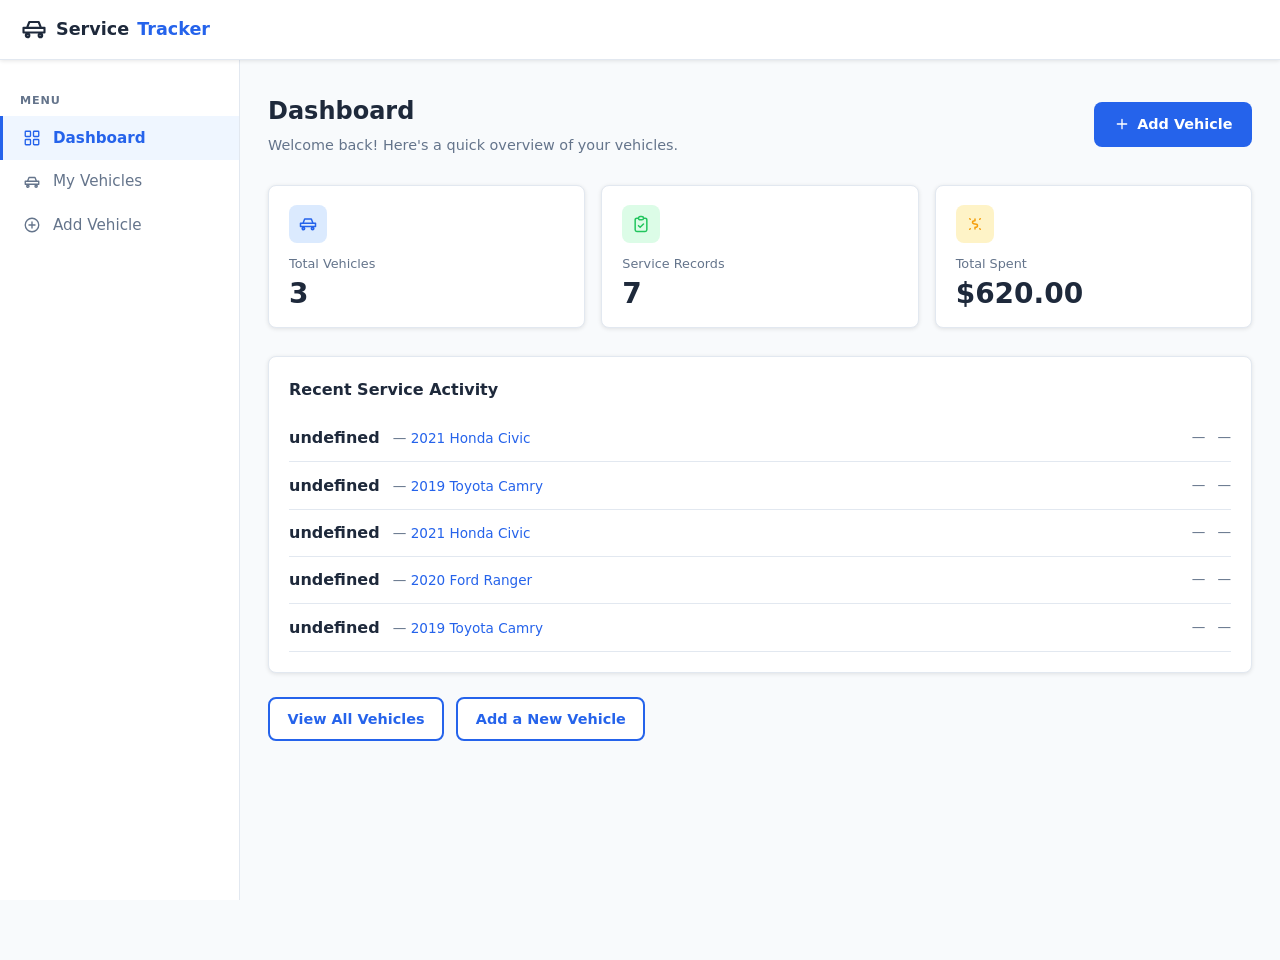
<file: index.html>
<!DOCTYPE html>
<html lang="en">
<head>
  <meta charset="UTF-8" />
  <meta name="viewport" content="width=device-width, initial-scale=1.0" />
  <title>Dashboard — Vehicle Service Tracker</title>
  <link rel="stylesheet" href="css/style.css" />
</head>
<body>

  <!-- ── Mobile overlay (closes sidebar when tapped) ── -->
  <div class="overlay" id="overlay"></div>

  <!-- ══════════════════════════════════════════════════
       HEADER
  ══════════════════════════════════════════════════ -->
  <header class="header">
    <a class="header__logo" href="index.html">
      <!-- Car icon -->
      <svg xmlns="http://www.w3.org/2000/svg" fill="none" viewBox="0 0 24 24"
           stroke="currentColor" stroke-width="1.8">
        <path stroke-linecap="round" stroke-linejoin="round"
          d="M8 6h8l2 5H6L8 6zM3 11h18v4H3v-4zm3 4v2m12-2v2"/>
        <circle cx="6.5" cy="17.5" r="1.5"/>
        <circle cx="17.5" cy="17.5" r="1.5"/>
      </svg>
      Service<span>Tracker</span>
    </a>

    <!-- Hamburger (mobile only) -->
    <button class="menu-toggle" id="menuToggle" aria-label="Toggle navigation">
      <svg xmlns="http://www.w3.org/2000/svg" fill="none" viewBox="0 0 24 24"
           stroke="currentColor" stroke-width="2">
        <path stroke-linecap="round" stroke-linejoin="round" d="M4 6h16M4 12h16M4 18h16"/>
      </svg>
    </button>
  </header>

  <!-- ══════════════════════════════════════════════════
       SIDEBAR
  ══════════════════════════════════════════════════ -->
  <nav class="sidebar" id="sidebar" aria-label="Main navigation">
    <p class="nav__label">Menu</p>

    <a class="nav__link" href="index.html">
      <!-- Dashboard icon -->
      <svg xmlns="http://www.w3.org/2000/svg" fill="none" viewBox="0 0 24 24"
           stroke="currentColor" stroke-width="1.8">
        <rect x="3" y="3" width="7" height="7" rx="1"/>
        <rect x="14" y="3" width="7" height="7" rx="1"/>
        <rect x="3" y="14" width="7" height="7" rx="1"/>
        <rect x="14" y="14" width="7" height="7" rx="1"/>
      </svg>
      Dashboard
    </a>

    <a class="nav__link" href="vehicles.html">
      <!-- Car icon -->
      <svg xmlns="http://www.w3.org/2000/svg" fill="none" viewBox="0 0 24 24"
           stroke="currentColor" stroke-width="1.8">
        <path stroke-linecap="round" stroke-linejoin="round"
          d="M8 6h8l2 5H6L8 6zM3 11h18v4H3v-4zm3 4v2m12-2v2"/>
        <circle cx="6.5" cy="17.5" r="1.5"/>
        <circle cx="17.5" cy="17.5" r="1.5"/>
      </svg>
      My Vehicles
    </a>

    <a class="nav__link" href="add-vehicle.html">
      <!-- Plus-circle icon -->
      <svg xmlns="http://www.w3.org/2000/svg" fill="none" viewBox="0 0 24 24"
           stroke="currentColor" stroke-width="1.8">
        <circle cx="12" cy="12" r="9"/>
        <path stroke-linecap="round" d="M12 8v8M8 12h8"/>
      </svg>
      Add Vehicle
    </a>
  </nav>

  <!-- ══════════════════════════════════════════════════
       MAIN CONTENT
  ══════════════════════════════════════════════════ -->
  <main class="main">

    <!-- Alert container (for JS-injected messages) -->
    <div id="alertContainer"></div>

    <!-- Page header -->
    <div class="page-header">
      <div>
        <h1>Dashboard</h1>
        <p>Welcome back! Here's a quick overview of your vehicles.</p>
      </div>
      <a href="add-vehicle.html" class="btn btn-primary">
        <!-- Plus icon -->
        <svg xmlns="http://www.w3.org/2000/svg" fill="none" viewBox="0 0 24 24"
             stroke="currentColor" stroke-width="2">
          <path stroke-linecap="round" d="M12 5v14M5 12h14"/>
        </svg>
        Add Vehicle
      </a>
    </div>

    <!-- ── Stats row ── -->
    <div class="stats-grid">

      <div class="stat-card">
        <div class="stat-card__icon icon-blue">
          <svg xmlns="http://www.w3.org/2000/svg" fill="none" viewBox="0 0 24 24"
               stroke="currentColor" stroke-width="1.8">
            <path stroke-linecap="round" stroke-linejoin="round"
              d="M8 6h8l2 5H6L8 6zM3 11h18v4H3v-4zm3 4v2m12-2v2"/>
            <circle cx="6.5" cy="17.5" r="1.5"/>
            <circle cx="17.5" cy="17.5" r="1.5"/>
          </svg>
        </div>
        <div class="stat-card__label">Total Vehicles</div>
        <div class="stat-card__value" id="statVehicles">—</div>
      </div>

      <div class="stat-card">
        <div class="stat-card__icon icon-green">
          <svg xmlns="http://www.w3.org/2000/svg" fill="none" viewBox="0 0 24 24"
               stroke="currentColor" stroke-width="1.8">
            <path stroke-linecap="round" stroke-linejoin="round"
              d="M9 5H7a2 2 0 00-2 2v12a2 2 0 002 2h10a2 2 0 002-2V7a2 2 0 00-2-2h-2
                 M9 5a2 2 0 002 2h2a2 2 0 002-2M9 5a2 2 0 012-2h2a2 2 0 012 2
                 m-6 9l2 2 4-4"/>
          </svg>
        </div>
        <div class="stat-card__label">Service Records</div>
        <div class="stat-card__value" id="statServices">—</div>
      </div>

      <div class="stat-card">
        <div class="stat-card__icon icon-amber">
          <svg xmlns="http://www.w3.org/2000/svg" fill="none" viewBox="0 0 24 24"
               stroke="currentColor" stroke-width="1.8">
            <path stroke-linecap="round" stroke-linejoin="round"
              d="M12 8c-1.657 0-3 .895-3 2s1.343 2 3 2
                 3 .895 3 2-1.343 2-3 2m0-8V6m0 12v-2
                 M6.343 6.343L5.636 5.636m12.728 12.728-.707-.707
                 M6.343 17.657l-.707.707M18.364 5.636l-.707.707"/>
          </svg>
        </div>
        <div class="stat-card__label">Total Spent</div>
        <div class="stat-card__value" id="statSpent">—</div>
      </div>

    </div>

    <!-- ── Recent service activity ── -->
    <div class="card">
      <div class="card__title">Recent Service Activity</div>
      <div id="recentServicesList">
        <!-- Populated by dashboard.js inline script below -->
      </div>
    </div>

    <!-- ── Quick links ── -->
    <div style="margin-top:1.5rem; display:flex; gap:.75rem; flex-wrap:wrap;">
      <a href="vehicles.html" class="btn btn-outline">View All Vehicles</a>
      <a href="add-vehicle.html" class="btn btn-outline">Add a New Vehicle</a>
    </div>

  </main>

  <!-- ══════════════════════════════════════════════════
       SCRIPTS
       Order matters: storage → app → page logic
  ══════════════════════════════════════════════════ -->
  <script src="js/storage.js"></script>
  <script src="js/app.js"></script>

  <!-- Inline dashboard logic (small enough to keep here) -->
  <script>
    document.addEventListener('DOMContentLoaded', () => {
      const summary = getSummary();

      // Fill stat cards
      document.getElementById('statVehicles').textContent = summary.totalVehicles;
      document.getElementById('statServices').textContent = summary.totalServices;
      document.getElementById('statSpent').textContent    = formatCurrency(summary.totalSpent);

      // Build recent activity list
      const listEl = document.getElementById('recentServicesList');

      if (summary.recentServices.length === 0) {
        listEl.innerHTML = `
          <div class="empty-state">
            <svg xmlns="http://www.w3.org/2000/svg" fill="none" viewBox="0 0 24 24" stroke="currentColor">
              <path stroke-linecap="round" stroke-linejoin="round" stroke-width="1.5"
                d="M9 5H7a2 2 0 00-2 2v12a2 2 0 002 2h10a2 2 0 002-2V7a2 2 0 00-2-2h-2
                   M9 5a2 2 0 002 2h2a2 2 0 002-2M9 5a2 2 0 012-2h2a2 2 0 012 2"/>
            </svg>
            <h3>No service records yet</h3>
            <p>Add a vehicle and log its first service to see activity here.</p>
          </div>`;
        return;
      }

      const rows = summary.recentServices.map(s => {
        const vehicle = getVehicleById(s.vehicleId);
        const vehicleName = vehicle
          ? vehicle.year + ' ' + vehicle.make + ' ' + vehicle.model
          : 'Unknown Vehicle';
        return `
          <div style="display:flex;align-items:center;justify-content:space-between;
                      padding:.65rem 0;border-bottom:1px solid var(--border);flex-wrap:wrap;gap:.5rem;">
            <div>
              <strong>${s.type}</strong>
              <span style="color:var(--text-muted);font-size:.85rem;margin-left:.5rem;">
                — <a href="vehicle-details.html?id=${s.vehicleId}">${vehicleName}</a>
              </span>
            </div>
            <div style="display:flex;gap:.75rem;align-items:center;font-size:.85rem;color:var(--text-muted);">
              <span>${formatDate(s.date)}</span>
              ${s.cost !== null ? `<span>${formatCurrency(s.cost)}</span>` : ''}
            </div>
          </div>`;
      }).join('');

      listEl.innerHTML = rows;
    });
  </script>

</body>
</html>
</file>
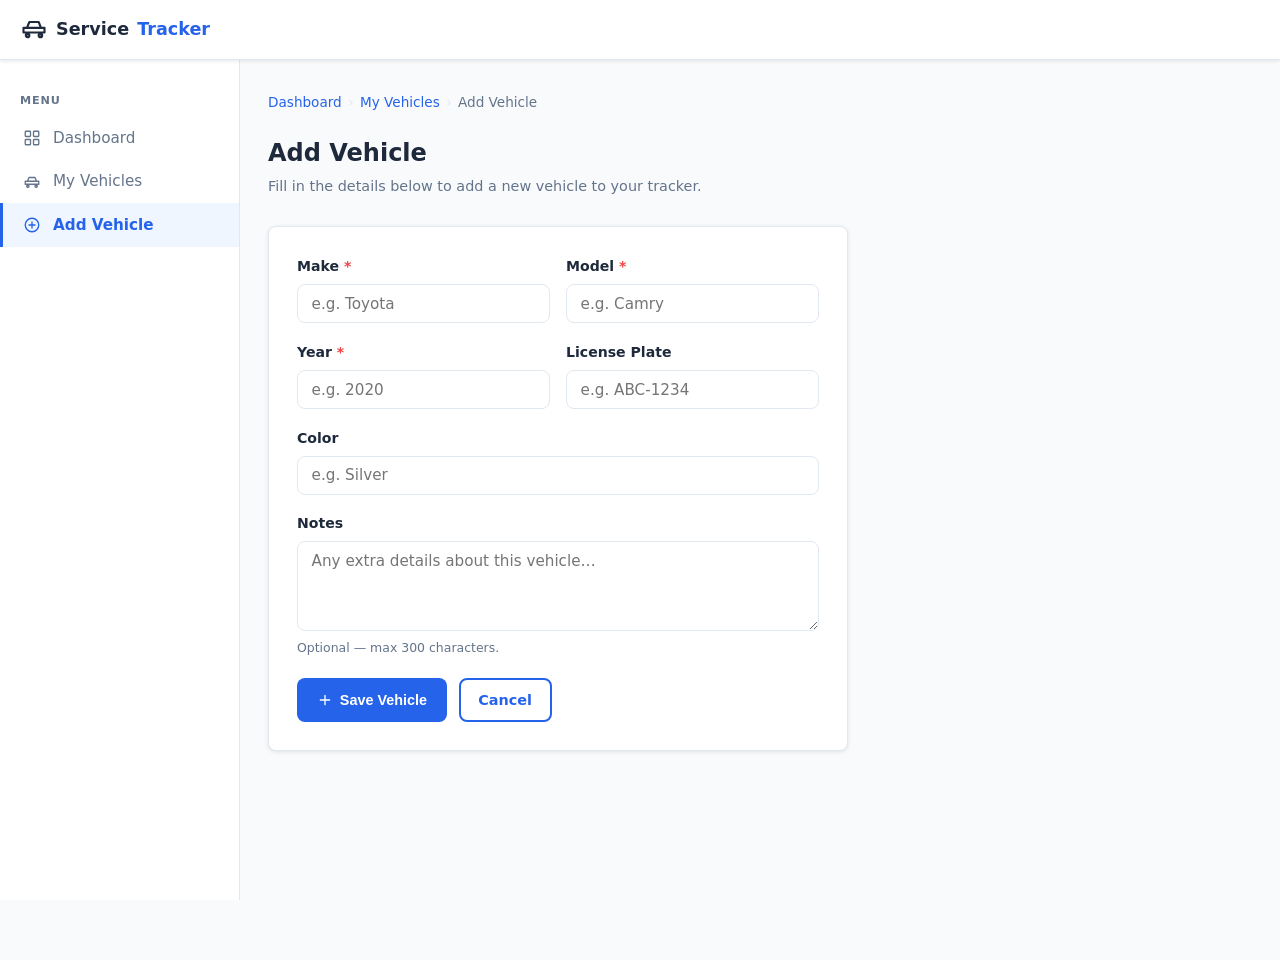
<file: add-vehicle.html>
<!DOCTYPE html>
<html lang="en">
<head>
  <meta charset="UTF-8" />
  <meta name="viewport" content="width=device-width, initial-scale=1.0" />
  <title>Add Vehicle — Vehicle Service Tracker</title>
  <link rel="stylesheet" href="css/style.css" />
</head>
<body>

  <div class="overlay" id="overlay"></div>

  <!-- ══════════════════════════════════════════════════
       HEADER
  ══════════════════════════════════════════════════ -->
  <header class="header">
    <a class="header__logo" href="index.html">
      <svg xmlns="http://www.w3.org/2000/svg" fill="none" viewBox="0 0 24 24"
           stroke="currentColor" stroke-width="1.8">
        <path stroke-linecap="round" stroke-linejoin="round"
          d="M8 6h8l2 5H6L8 6zM3 11h18v4H3v-4zm3 4v2m12-2v2"/>
        <circle cx="6.5" cy="17.5" r="1.5"/>
        <circle cx="17.5" cy="17.5" r="1.5"/>
      </svg>
      Service<span>Tracker</span>
    </a>
    <button class="menu-toggle" id="menuToggle" aria-label="Toggle navigation">
      <svg xmlns="http://www.w3.org/2000/svg" fill="none" viewBox="0 0 24 24"
           stroke="currentColor" stroke-width="2">
        <path stroke-linecap="round" stroke-linejoin="round" d="M4 6h16M4 12h16M4 18h16"/>
      </svg>
    </button>
  </header>

  <!-- ══════════════════════════════════════════════════
       SIDEBAR
  ══════════════════════════════════════════════════ -->
  <nav class="sidebar" id="sidebar" aria-label="Main navigation">
    <p class="nav__label">Menu</p>

    <a class="nav__link" href="index.html">
      <svg xmlns="http://www.w3.org/2000/svg" fill="none" viewBox="0 0 24 24"
           stroke="currentColor" stroke-width="1.8">
        <rect x="3" y="3" width="7" height="7" rx="1"/>
        <rect x="14" y="3" width="7" height="7" rx="1"/>
        <rect x="3" y="14" width="7" height="7" rx="1"/>
        <rect x="14" y="14" width="7" height="7" rx="1"/>
      </svg>
      Dashboard
    </a>

    <a class="nav__link" href="vehicles.html">
      <svg xmlns="http://www.w3.org/2000/svg" fill="none" viewBox="0 0 24 24"
           stroke="currentColor" stroke-width="1.8">
        <path stroke-linecap="round" stroke-linejoin="round"
          d="M8 6h8l2 5H6L8 6zM3 11h18v4H3v-4zm3 4v2m12-2v2"/>
        <circle cx="6.5" cy="17.5" r="1.5"/>
        <circle cx="17.5" cy="17.5" r="1.5"/>
      </svg>
      My Vehicles
    </a>

    <a class="nav__link" href="add-vehicle.html">
      <svg xmlns="http://www.w3.org/2000/svg" fill="none" viewBox="0 0 24 24"
           stroke="currentColor" stroke-width="1.8">
        <circle cx="12" cy="12" r="9"/>
        <path stroke-linecap="round" d="M12 8v8M8 12h8"/>
      </svg>
      Add Vehicle
    </a>
  </nav>

  <!-- ══════════════════════════════════════════════════
       MAIN CONTENT
  ══════════════════════════════════════════════════ -->
  <main class="main">

    <div id="alertContainer"></div>

    <!-- Breadcrumb -->
    <nav class="breadcrumb" aria-label="Breadcrumb">
      <a href="index.html">Dashboard</a>
      <span class="sep">›</span>
      <a href="vehicles.html">My Vehicles</a>
      <span class="sep">›</span>
      <span>Add Vehicle</span>
    </nav>

    <!-- Page header -->
    <div class="page-header">
      <div>
        <h1>Add Vehicle</h1>
        <p>Fill in the details below to add a new vehicle to your tracker.</p>
      </div>
    </div>

    <!-- ── Form card ── -->
    <div class="form-card">
      <form id="addVehicleForm" novalidate>

        <!-- Make & Model on same row (desktop) -->
        <div style="display:grid;grid-template-columns:1fr 1fr;gap:1rem;">
          <div class="form-group">
            <label for="make">Make <span style="color:var(--danger)">*</span></label>
            <input type="text" id="make" name="make"
                   placeholder="e.g. Toyota"
                   maxlength="50"
                   autocomplete="off"
                   required />
          </div>
          <div class="form-group">
            <label for="model">Model <span style="color:var(--danger)">*</span></label>
            <input type="text" id="model" name="model"
                   placeholder="e.g. Camry"
                   maxlength="50"
                   autocomplete="off"
                   required />
          </div>
        </div>

        <!-- Year & License plate -->
        <div style="display:grid;grid-template-columns:1fr 1fr;gap:1rem;">
          <div class="form-group">
            <label for="year">Year <span style="color:var(--danger)">*</span></label>
            <input type="number" id="year" name="year"
                   placeholder="e.g. 2020"
                   min="1900" max="2100"
                   required />
          </div>
          <div class="form-group">
            <label for="licensePlate">License Plate</label>
            <input type="text" id="licensePlate" name="licensePlate"
                   placeholder="e.g. ABC-1234"
                   maxlength="20"
                   autocomplete="off" />
          </div>
        </div>

        <!-- Color -->
        <div class="form-group">
          <label for="color">Color</label>
          <input type="text" id="color" name="color"
                 placeholder="e.g. Silver"
                 maxlength="30"
                 autocomplete="off" />
        </div>

        <!-- Notes -->
        <div class="form-group">
          <label for="notes">Notes</label>
          <textarea id="notes" name="notes"
                    placeholder="Any extra details about this vehicle…"
                    maxlength="300"></textarea>
          <span class="form-hint">Optional — max 300 characters.</span>
        </div>

        <div class="form-actions">
          <button type="submit" class="btn btn-primary">
            <svg xmlns="http://www.w3.org/2000/svg" fill="none" viewBox="0 0 24 24"
                 stroke="currentColor" stroke-width="2">
              <path stroke-linecap="round" d="M12 5v14M5 12h14"/>
            </svg>
            Save Vehicle
          </button>
          <a href="vehicles.html" class="btn btn-outline">Cancel</a>
        </div>

      </form>
    </div>

  </main>

  <!-- Scripts -->
  <script src="js/storage.js"></script>
  <script src="js/app.js"></script>

  <!-- Inline form handler -->
  <script>
    document.getElementById('addVehicleForm').addEventListener('submit', function (e) {
      e.preventDefault();

      const make  = document.getElementById('make').value.trim();
      const model = document.getElementById('model').value.trim();
      const year  = document.getElementById('year').value.trim();

      // Validation
      if (!make) {
        showAlert('alertContainer', 'Please enter the vehicle make.', 'warning');
        document.getElementById('make').focus();
        return;
      }
      if (!model) {
        showAlert('alertContainer', 'Please enter the vehicle model.', 'warning');
        document.getElementById('model').focus();
        return;
      }
      if (!year || isNaN(year) || year < 1900 || year > 2100) {
        showAlert('alertContainer', 'Please enter a valid year (1900–2100).', 'warning');
        document.getElementById('year').focus();
        return;
      }

      const vehicle = addVehicle({
        make,
        model,
        year,
        licensePlate: document.getElementById('licensePlate').value.trim(),
        color:        document.getElementById('color').value.trim(),
        notes:        document.getElementById('notes').value.trim(),
      });

      // Redirect to the new vehicle's detail page
      window.location.href = 'vehicle-details.html?id=' + vehicle.id;
    });
  </script>

</body>
</html>
</file>
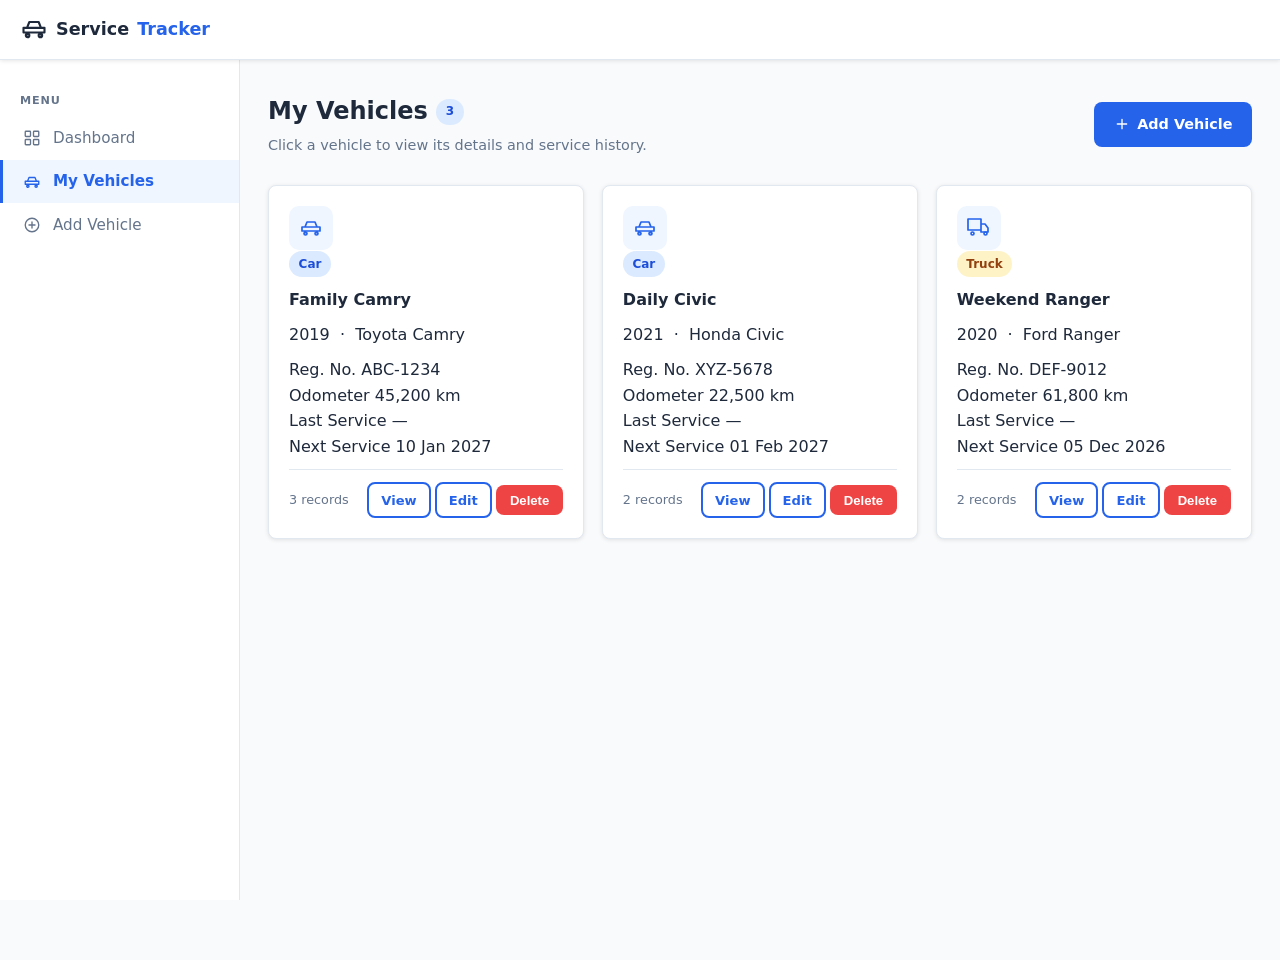
<file: edit-service.html>
<!DOCTYPE html>
<html lang="en">
<head>
  <meta charset="UTF-8" />
  <meta name="viewport" content="width=device-width, initial-scale=1.0" />
  <title>Edit Service Record — Vehicle Service Tracker</title>
  <link rel="stylesheet" href="css/style.css" />
</head>
<body>

  <div class="overlay" id="overlay"></div>

  <!-- ══════════════════════════════════════════════════
       HEADER
  ══════════════════════════════════════════════════ -->
  <header class="header">
    <a class="header__logo" href="index.html">
      <svg xmlns="http://www.w3.org/2000/svg" fill="none" viewBox="0 0 24 24"
           stroke="currentColor" stroke-width="1.8">
        <path stroke-linecap="round" stroke-linejoin="round"
          d="M8 6h8l2 5H6L8 6zM3 11h18v4H3v-4zm3 4v2m12-2v2"/>
        <circle cx="6.5" cy="17.5" r="1.5"/>
        <circle cx="17.5" cy="17.5" r="1.5"/>
      </svg>
      Service<span>Tracker</span>
    </a>
    <button class="menu-toggle" id="menuToggle" aria-label="Toggle navigation">
      <svg xmlns="http://www.w3.org/2000/svg" fill="none" viewBox="0 0 24 24"
           stroke="currentColor" stroke-width="2">
        <path stroke-linecap="round" stroke-linejoin="round" d="M4 6h16M4 12h16M4 18h16"/>
      </svg>
    </button>
  </header>

  <!-- ══════════════════════════════════════════════════
       SIDEBAR
  ══════════════════════════════════════════════════ -->
  <nav class="sidebar" id="sidebar" aria-label="Main navigation">
    <p class="nav__label">Menu</p>

    <a class="nav__link" href="index.html">
      <svg xmlns="http://www.w3.org/2000/svg" fill="none" viewBox="0 0 24 24"
           stroke="currentColor" stroke-width="1.8">
        <rect x="3" y="3" width="7" height="7" rx="1"/>
        <rect x="14" y="3" width="7" height="7" rx="1"/>
        <rect x="3" y="14" width="7" height="7" rx="1"/>
        <rect x="14" y="14" width="7" height="7" rx="1"/>
      </svg>
      Dashboard
    </a>

    <a class="nav__link" href="vehicles.html">
      <svg xmlns="http://www.w3.org/2000/svg" fill="none" viewBox="0 0 24 24"
           stroke="currentColor" stroke-width="1.8">
        <path stroke-linecap="round" stroke-linejoin="round"
          d="M8 6h8l2 5H6L8 6zM3 11h18v4H3v-4zm3 4v2m12-2v2"/>
        <circle cx="6.5" cy="17.5" r="1.5"/>
        <circle cx="17.5" cy="17.5" r="1.5"/>
      </svg>
      My Vehicles
    </a>

    <a class="nav__link" href="add-vehicle.html">
      <svg xmlns="http://www.w3.org/2000/svg" fill="none" viewBox="0 0 24 24"
           stroke="currentColor" stroke-width="1.8">
        <circle cx="12" cy="12" r="9"/>
        <path stroke-linecap="round" d="M12 8v8M8 12h8"/>
      </svg>
      Add Vehicle
    </a>
  </nav>

  <!-- ══════════════════════════════════════════════════
       MAIN CONTENT
  ══════════════════════════════════════════════════ -->
  <main class="main">

    <div id="alertContainer"></div>

    <!-- Breadcrumb -->
    <nav class="breadcrumb" aria-label="Breadcrumb">
      <a href="index.html">Dashboard</a>
      <span class="sep">›</span>
      <a href="vehicles.html">My Vehicles</a>
      <span class="sep">›</span>
      <span id="crumbVehicleName">Vehicle</span>
      <span class="sep">›</span>
      <span>Edit Service Record</span>
    </nav>

    <!-- Page header -->
    <div class="page-header">
      <div>
        <h1>Edit Service Record</h1>
        <p>Update the service record details below.</p>
      </div>
    </div>

    <!-- ── Enhanced form card ── -->
    <div class="form-card service-form">
      <form id="editServiceForm" novalidate>

        <!-- Service Type & Date -->
        <div class="form-row">
          <div class="form-group">
            <label for="serviceType">Service Type <span class="required">*</span></label>
            <select id="serviceType" name="serviceType" required>
              <option value="">Select service type...</option>
            </select>
          </div>
          <div class="form-group">
            <label for="serviceDate">Service Date <span class="required">*</span></label>
            <input type="date" id="serviceDate" name="serviceDate" required />
          </div>
        </div>

        <!-- Odometer Reading & Service Center -->
        <div class="form-row">
          <div class="form-group">
            <label for="odometerReading">Odometer Reading (km)</label>
            <input type="number" id="odometerReading" name="odometerReading"
                   placeholder="e.g. 45000" min="0" />
          </div>
          <div class="form-group">
            <label for="serviceCenter">Service Center / Mechanic</label>
            <input type="text" id="serviceCenter" name="serviceCenter"
                   placeholder="e.g. QuickLube Downtown"
                   maxlength="100" />
          </div>
        </div>

        <!-- Description -->
        <div class="form-group">
          <label for="description">Service Description</label>
          <textarea id="description" name="description"
                    placeholder="Describe what work was performed..."
                    maxlength="500" rows="3"></textarea>
        </div>

        <!-- Parts Replaced -->
        <div class="form-group">
          <label for="partsReplaced">Parts Replaced</label>
          <textarea id="partsReplaced" name="partsReplaced"
                    placeholder="List any parts that were replaced..."
                    maxlength="300" rows="2"></textarea>
        </div>

        <!-- Costs -->
        <div class="form-row">
          <div class="form-group">
            <label for="laborCost">Labor Cost ($)</label>
            <input type="number" id="laborCost" name="laborCost"
                   placeholder="0.00" min="0" step="0.01" />
          </div>
          <div class="form-group">
            <label for="partsCost">Parts Cost ($)</label>
            <input type="number" id="partsCost" name="partsCost"
                   placeholder="0.00" min="0" step="0.01" />
          </div>
        </div>

        <!-- Total Cost (readonly, calculated) -->
        <div class="form-group">
          <label for="totalCost">Total Cost ($)</label>
          <input type="text" id="totalCost" name="totalCost"
                 readonly class="readonly" placeholder="0.00" />
          <span class="form-hint">Automatically calculated: Labor Cost + Parts Cost</span>
        </div>

        <!-- Next Service -->
        <div class="form-row">
          <div class="form-group">
            <label for="nextServiceDate">Next Service Date</label>
            <input type="date" id="nextServiceDate" name="nextServiceDate" />
          </div>
          <div class="form-group">
            <label for="nextServiceKM">Next Service KM</label>
            <input type="number" id="nextServiceKM" name="nextServiceKM"
                   placeholder="e.g. 50000" min="0" />
          </div>
        </div>

        <!-- Notes -->
        <div class="form-group">
          <label for="notes">Additional Notes</label>
          <textarea id="notes" name="notes"
                    placeholder="Any additional notes about this service..."
                    maxlength="500" rows="3"></textarea>
        </div>

        <div class="form-actions">
          <button type="submit" class="btn btn-primary">
            <svg xmlns="http://www.w3.org/2000/svg" fill="none" viewBox="0 0 24 24"
                 stroke="currentColor" stroke-width="2">
              <path stroke-linecap="round" stroke-linejoin="round" d="M5 13l4 4L19 7"/>
            </svg>
            Update Service Record
          </button>
          <button type="button" class="btn btn-outline" id="cancelBtn">Cancel</button>
        </div>

      </form>
    </div>

  </main>

  <!-- Scripts -->
  <script src="js/storage.js"></script>
  <script src="js/app.js"></script>
  <script src="js/edit-service.js"></script>

</body>
</html>
</file>
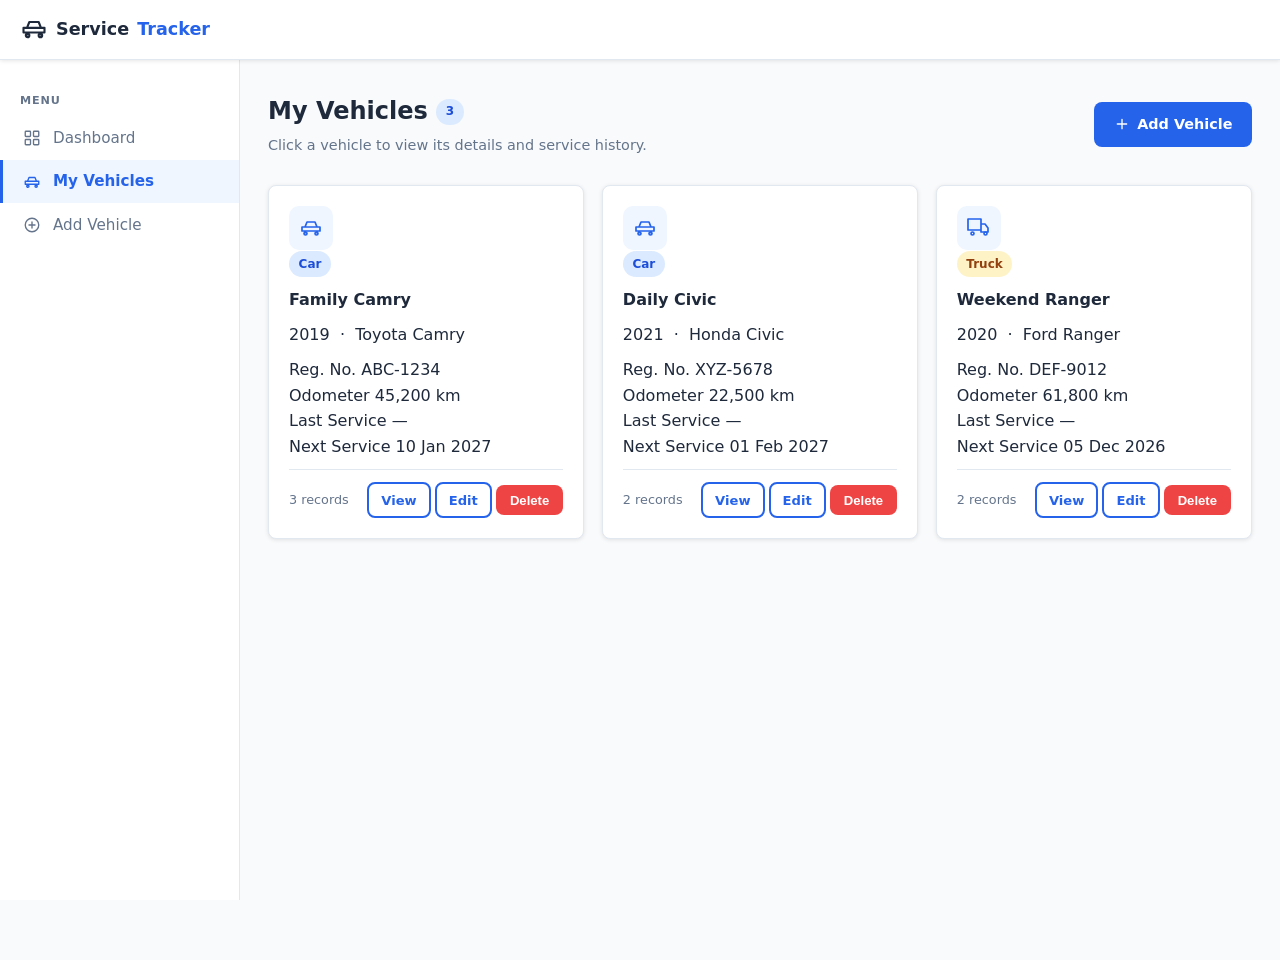
<file: vehicle-details.html>
<!DOCTYPE html>
<html lang="en">
<head>
  <meta charset="UTF-8" />
  <meta name="viewport" content="width=device-width, initial-scale=1.0" />
  <title>Vehicle Details — Vehicle Service Tracker</title>
  <link rel="stylesheet" href="css/style.css" />
</head>
<body>

  <div class="overlay" id="overlay"></div>

  <!-- ══════════════════════════════════════════════════
       HEADER
  ══════════════════════════════════════════════════ -->
  <header class="header">
    <a class="header__logo" href="index.html">
      <svg xmlns="http://www.w3.org/2000/svg" fill="none" viewBox="0 0 24 24"
           stroke="currentColor" stroke-width="1.8">
        <path stroke-linecap="round" stroke-linejoin="round"
          d="M8 6h8l2 5H6L8 6zM3 11h18v4H3v-4zm3 4v2m12-2v2"/>
        <circle cx="6.5" cy="17.5" r="1.5"/>
        <circle cx="17.5" cy="17.5" r="1.5"/>
      </svg>
      Service<span>Tracker</span>
    </a>
    <button class="menu-toggle" id="menuToggle" aria-label="Toggle navigation">
      <svg xmlns="http://www.w3.org/2000/svg" fill="none" viewBox="0 0 24 24"
           stroke="currentColor" stroke-width="2">
        <path stroke-linecap="round" stroke-linejoin="round" d="M4 6h16M4 12h16M4 18h16"/>
      </svg>
    </button>
  </header>

  <!-- ══════════════════════════════════════════════════
       SIDEBAR
  ══════════════════════════════════════════════════ -->
  <nav class="sidebar" id="sidebar" aria-label="Main navigation">
    <p class="nav__label">Menu</p>

    <a class="nav__link" href="index.html">
      <svg xmlns="http://www.w3.org/2000/svg" fill="none" viewBox="0 0 24 24"
           stroke="currentColor" stroke-width="1.8">
        <rect x="3" y="3" width="7" height="7" rx="1"/>
        <rect x="14" y="3" width="7" height="7" rx="1"/>
        <rect x="3" y="14" width="7" height="7" rx="1"/>
        <rect x="14" y="14" width="7" height="7" rx="1"/>
      </svg>
      Dashboard
    </a>

    <a class="nav__link" href="vehicles.html">
      <svg xmlns="http://www.w3.org/2000/svg" fill="none" viewBox="0 0 24 24"
           stroke="currentColor" stroke-width="1.8">
        <path stroke-linecap="round" stroke-linejoin="round"
          d="M8 6h8l2 5H6L8 6zM3 11h18v4H3v-4zm3 4v2m12-2v2"/>
        <circle cx="6.5" cy="17.5" r="1.5"/>
        <circle cx="17.5" cy="17.5" r="1.5"/>
      </svg>
      My Vehicles
    </a>

    <a class="nav__link" href="add-vehicle.html">
      <svg xmlns="http://www.w3.org/2000/svg" fill="none" viewBox="0 0 24 24"
           stroke="currentColor" stroke-width="1.8">
        <circle cx="12" cy="12" r="9"/>
        <path stroke-linecap="round" d="M12 8v8M8 12h8"/>
      </svg>
      Add Vehicle
    </a>
  </nav>

  <!-- ══════════════════════════════════════════════════
       MAIN CONTENT
  ══════════════════════════════════════════════════ -->
  <main class="main">

    <div id="alertContainer"></div>

    <!-- Breadcrumb -->
    <nav class="breadcrumb" aria-label="Breadcrumb">
      <a href="index.html">Dashboard</a>
      <span class="sep">›</span>
      <a href="vehicles.html">My Vehicles</a>
      <span class="sep">›</span>
      <span id="crumbVehicleName">Vehicle Details</span>
    </nav>

    <!-- ── Vehicle hero card ── -->
    <div class="vehicle-hero">
      <div class="vehicle-hero__icon">
        <svg xmlns="http://www.w3.org/2000/svg" fill="none" viewBox="0 0 24 24"
             stroke="currentColor" stroke-width="1.6">
          <path stroke-linecap="round" stroke-linejoin="round"
            d="M8 6h8l2 5H6L8 6zM3 11h18v4H3v-4zm3 4v2m12-2v2"/>
          <circle cx="6.5" cy="17.5" r="1.5"/>
          <circle cx="17.5" cy="17.5" r="1.5"/>
        </svg>
      </div>

      <div class="vehicle-hero__info">
        <h2 id="vehicleTitle">Loading…</h2>
        <p id="vehicleSubtitle"></p>
        <div class="vehicle-hero__meta" id="vehicleMeta"></div>
      </div>

      <div class="vehicle-hero__actions">
        <a class="btn btn-outline btn-sm" id="editVehicleBtn"
           href="#" title="Edit vehicle details">
          <svg xmlns="http://www.w3.org/2000/svg" fill="none" viewBox="0 0 24 24"
               stroke="currentColor" stroke-width="2" style="width:14px;height:14px;">
            <path stroke-linecap="round" stroke-linejoin="round"
              d="M11 5H6a2 2 0 00-2 2v11a2 2 0 002 2h11a2 2 0 002-2v-5m-1.414-9.414a2 2 0 112.828 2.828L11.828 15H9v-2.828l8.586-8.586z"/>
          </svg>
          Edit
        </a>
        <button class="btn btn-danger btn-sm" id="deleteVehicleBtn" title="Delete this vehicle">
          <svg xmlns="http://www.w3.org/2000/svg" fill="none" viewBox="0 0 24 24"
               stroke="currentColor" stroke-width="2" style="width:14px;height:14px;">
            <path stroke-linecap="round" stroke-linejoin="round"
              d="M19 7l-.867 12.142A2 2 0 0116.138 21H7.862a2 2 0 01-1.995-1.858L5 7
                 m5 4v6m4-6v6M1 7h22M8 7V5a1 1 0 011-1h6a1 1 0 011 1v2"/>
          </svg>
          Delete
        </button>
      </div>
    </div>

    <!-- ══════════════════════════════════════════════
         VEHICLE DETAILS GRID
    ══════════════════════════════════════════════ -->
    <div class="vehicle-details-grid">
      <div class="detail-item">
        <span class="detail-label">Year</span>
        <span class="detail-value" id="detailYear">—</span>
      </div>
      <div class="detail-item">
        <span class="detail-label">Make</span>
        <span class="detail-value" id="detailMake">—</span>
      </div>
      <div class="detail-item">
        <span class="detail-label">Model</span>
        <span class="detail-value" id="detailModel">—</span>
      </div>
      <div class="detail-item">
        <span class="detail-label">Type</span>
        <span class="detail-value" id="detailType">—</span>
      </div>
      <div class="detail-item">
        <span class="detail-label">Registration</span>
        <span class="detail-value" id="detailReg">—</span>
      </div>
      <div class="detail-item">
        <span class="detail-label">Current KM</span>
        <span class="detail-value" id="detailOdometer">—</span>
      </div>
      <div class="detail-item">
        <span class="detail-label">Purchase Date</span>
        <span class="detail-value" id="detailPurchaseDate">—</span>
      </div>
      <div class="detail-item">
        <span class="detail-label">Last Service</span>
        <span class="detail-value" id="detailLastService">—</span>
      </div>
      <div class="detail-item">
        <span class="detail-label">Next Service</span>
        <span class="detail-value" id="detailNextService">—</span>
      </div>
    </div>

    <!-- ══════════════════════════════════════════════
         SERVICE SUMMARY
    ══════════════════════════════════════════════ -->
    <div class="section-title">Service Summary</div>
    <div class="service-summary-grid">
      
      <div class="summary-card">
        <div class="summary-card__icon icon-green">
          <svg xmlns="http://www.w3.org/2000/svg" fill="none" viewBox="0 0 24 24"
               stroke="currentColor" stroke-width="1.8">
            <path stroke-linecap="round" stroke-linejoin="round"
              d="M9 5H7a2 2 0 00-2 2v12a2 2 0 002 2h10a2 2 0 002-2V7a2 2 0 00-2-2h-2
                 M9 5a2 2 0 002 2h2a2 2 0 002-2M9 5a2 2 0 012-2h2a2 2 0 012 2
                 m-6 9l2 2 4-4"/>
          </svg>
        </div>
        <div class="summary-card__label">Total Services</div>
        <div class="summary-card__value" id="summaryServiceCount">0</div>
      </div>

      <div class="summary-card">
        <div class="summary-card__icon icon-amber">
          <svg xmlns="http://www.w3.org/2000/svg" fill="none" viewBox="0 0 24 24"
               stroke="currentColor" stroke-width="1.8">
            <path stroke-linecap="round" stroke-linejoin="round"
              d="M12 8c-1.657 0-3 .895-3 2s1.343 2 3 2 3 .895 3 2-1.343 2-3 2m0-8V6m0 12v-2"/>
          </svg>
        </div>
        <div class="summary-card__label">Total Cost</div>
        <div class="summary-card__value" id="summaryTotalCost">$0.00</div>
      </div>

      <div class="summary-card">
        <div class="summary-card__icon icon-blue">
          <svg xmlns="http://www.w3.org/2000/svg" fill="none" viewBox="0 0 24 24"
               stroke="currentColor" stroke-width="1.8">
            <path stroke-linecap="round" stroke-linejoin="round" d="M12 8v4l3 3m6-3a9 9 0 11-18 0 9 9 0 0118 0z"/>
          </svg>
        </div>
        <div class="summary-card__label">Last Service</div>
        <div class="summary-card__value" id="summaryLastService">—</div>
        <div class="summary-card__subtitle" id="summaryLastServiceType">—</div>
      </div>

      <div class="summary-card">
        <div class="summary-card__icon icon-red">
          <svg xmlns="http://www.w3.org/2000/svg" fill="none" viewBox="0 0 24 24"
               stroke="currentColor" stroke-width="1.8">
            <path stroke-linecap="round" stroke-linejoin="round" d="M12 9v3m0 0v3m0-3h3m-3 0H9m12 0a9 9 0 11-18 0 9 9 0 0118 0z"/>
          </svg>
        </div>
        <div class="summary-card__label">Next Service</div>
        <div class="summary-card__value" id="summaryNextService">—</div>
        <div class="summary-card__subtitle" id="summaryNextServiceKM">—</div>
      </div>

    </div>

    <!-- ══════════════════════════════════════════════
         SERVICE HISTORY
    ══════════════════════════════════════════════ -->
    <div id="serviceHistorySection">
      <div class="section-title" style="display:flex;align-items:center;justify-content:space-between;">
        <span>
          Service History
          <span class="badge badge-blue" id="serviceCount" style="font-size:.72rem;vertical-align:middle;margin-left:.4rem;">0</span>
        </span>
      </div>

      <!-- Empty state -->
      <div class="empty-state" id="serviceEmptyState" style="display:none;">
        <svg xmlns="http://www.w3.org/2000/svg" fill="none" viewBox="0 0 24 24" stroke="currentColor">
          <path stroke-linecap="round" stroke-linejoin="round" stroke-width="1.5"
            d="M9 5H7a2 2 0 00-2 2v12a2 2 0 002 2h10a2 2 0 002-2V7a2 2 0 00-2-2h-2
               M9 5a2 2 0 002 2h2a2 2 0 002-2M9 5a2 2 0 012-2h2a2 2 0 012 2"/>
        </svg>
        <h3>No service records</h3>
        <p>Use the form below to log the first service for this vehicle.</p>
      </div>

      <!-- Table -->
      <div class="table-wrapper" id="serviceTableWrapper">
        <table aria-label="Service history">
          <thead>
            <tr>
              <th class="sortable" data-sort="serviceDate">
                Date
                <span class="sort-indicator"></span>
              </th>
              <th class="sortable" data-sort="serviceType">
                Service Type
                <span class="sort-indicator"></span>
              </th>
              <th class="sortable" data-sort="odometerReading">
                KM
                <span class="sort-indicator"></span>
              </th>
              <th class="sortable" data-sort="totalCost">
                Cost
                <span class="sort-indicator"></span>
              </th>
              <th>Service Center</th>
              <th>Actions</th>
            </tr>
          </thead>
          <tbody id="serviceTableBody">
            <!-- Rows injected by vehicle-details.js -->
          </tbody>
        </table>
      </div>
    </div>

    <!-- ══════════════════════════════════════════════
         ADD SERVICE FORM
    ══════════════════════════════════════════════ -->
    <div style="margin-top:2rem;">
      <div class="section-title">Log a New Service</div>

      <div class="form-card">
        <form id="addServiceForm" novalidate>

          <!-- Type & Date -->
          <div style="display:grid;grid-template-columns:1fr 1fr;gap:1rem;">
            <div class="form-group">
              <label for="serviceType">Service Type <span style="color:var(--danger)">*</span></label>
              <select id="serviceType" name="serviceType" required>
                <option value="">Select service type...</option>
                <!-- Options populated by JS -->
              </select>
            </div>
            <div class="form-group">
              <label for="serviceDate">Date <span style="color:var(--danger)">*</span></label>
              <input type="date" id="serviceDate" name="serviceDate" required />
            </div>
          </div>

          <!-- Odometer & Service Center -->
          <div style="display:grid;grid-template-columns:1fr 1fr;gap:1rem;">
            <div class="form-group">
              <label for="odometerReading">Odometer Reading (km)</label>
              <input type="number" id="odometerReading" name="odometerReading"
                     placeholder="e.g. 45000" min="0" />
            </div>
            <div class="form-group">
              <label for="serviceCenter">Service Center / Mechanic</label>
              <input type="text" id="serviceCenter" name="serviceCenter"
                     placeholder="e.g. QuickLube Downtown"
                     maxlength="100" />
            </div>
          </div>

          <!-- Description -->
          <div class="form-group">
            <label for="description">Service Description</label>
            <textarea id="description" name="description"
                      placeholder="Describe what work was performed..."
                      maxlength="500" rows="2"></textarea>
          </div>

          <!-- Parts Replaced -->
          <div class="form-group">
            <label for="partsReplaced">Parts Replaced</label>
            <textarea id="partsReplaced" name="partsReplaced"
                      placeholder="List any parts that were replaced..."
                      maxlength="300" rows="2"></textarea>
          </div>

          <!-- Costs -->
          <div style="display:grid;grid-template-columns:1fr 1fr 1fr;gap:1rem;">
            <div class="form-group">
              <label for="laborCost">Labor Cost ($)</label>
              <input type="number" id="laborCost" name="laborCost"
                     placeholder="0.00" min="0" step="0.01" />
            </div>
            <div class="form-group">
              <label for="partsCost">Parts Cost ($)</label>
              <input type="number" id="partsCost" name="partsCost"
                     placeholder="0.00" min="0" step="0.01" />
            </div>
            <div class="form-group">
              <label for="totalCost">Total Cost ($)</label>
              <input type="text" id="totalCost" name="totalCost"
                     readonly class="readonly" placeholder="0.00" />
            </div>
          </div>

          <!-- Next Service -->
          <div style="display:grid;grid-template-columns:1fr 1fr;gap:1rem;">
            <div class="form-group">
              <label for="nextServiceDate">Next Service Date</label>
              <input type="date" id="nextServiceDate" name="nextServiceDate" />
            </div>
            <div class="form-group">
              <label for="nextServiceKM">Next Service KM</label>
              <input type="number" id="nextServiceKM" name="nextServiceKM"
                     placeholder="e.g. 50000" min="0" />
            </div>
          </div>

          <!-- Notes -->
          <div class="form-group">
            <label for="serviceNotes">Notes</label>
            <textarea id="serviceNotes" name="serviceNotes"
                      placeholder="Any additional notes about this service..."
                      maxlength="300"></textarea>
          </div>

          <div class="form-actions">
            <button type="submit" class="btn btn-primary">
              <svg xmlns="http://www.w3.org/2000/svg" fill="none" viewBox="0 0 24 24"
                   stroke="currentColor" stroke-width="2">
                <path stroke-linecap="round" d="M12 5v14M5 12h14"/>
              </svg>
              Save Service Record
            </button>
            <a href="vehicles.html" class="btn btn-outline">Back to Vehicles</a>
          </div>

        </form>
      </div>
    </div>

  </main>

  <!-- ══════════════════════════════════════════════
       DELETE CONFIRMATION MODAL
  ══════════════════════════════════════════════ -->
  <div class="modal-overlay" id="deleteModal">
    <div class="modal">
      <div class="modal__header">
        <h3>Delete Vehicle</h3>
      </div>
      <div class="modal__body">
        <p>Are you sure you want to delete <strong id="modalVehicleName">this vehicle</strong> and all its service records?</p>
        <p class="text-muted">This action cannot be undone.</p>
      </div>
      <div class="modal__footer">
        <button class="btn btn-outline" id="modalCancelBtn">Cancel</button>
        <button class="btn btn-danger" id="modalConfirmBtn">Delete Vehicle</button>
      </div>
    </div>
  </div>

  <!-- Scripts -->
  <script src="js/storage.js"></script>
  <script src="js/app.js"></script>
  <script src="js/vehicle-details.js"></script>

</body>
</html>
</file>
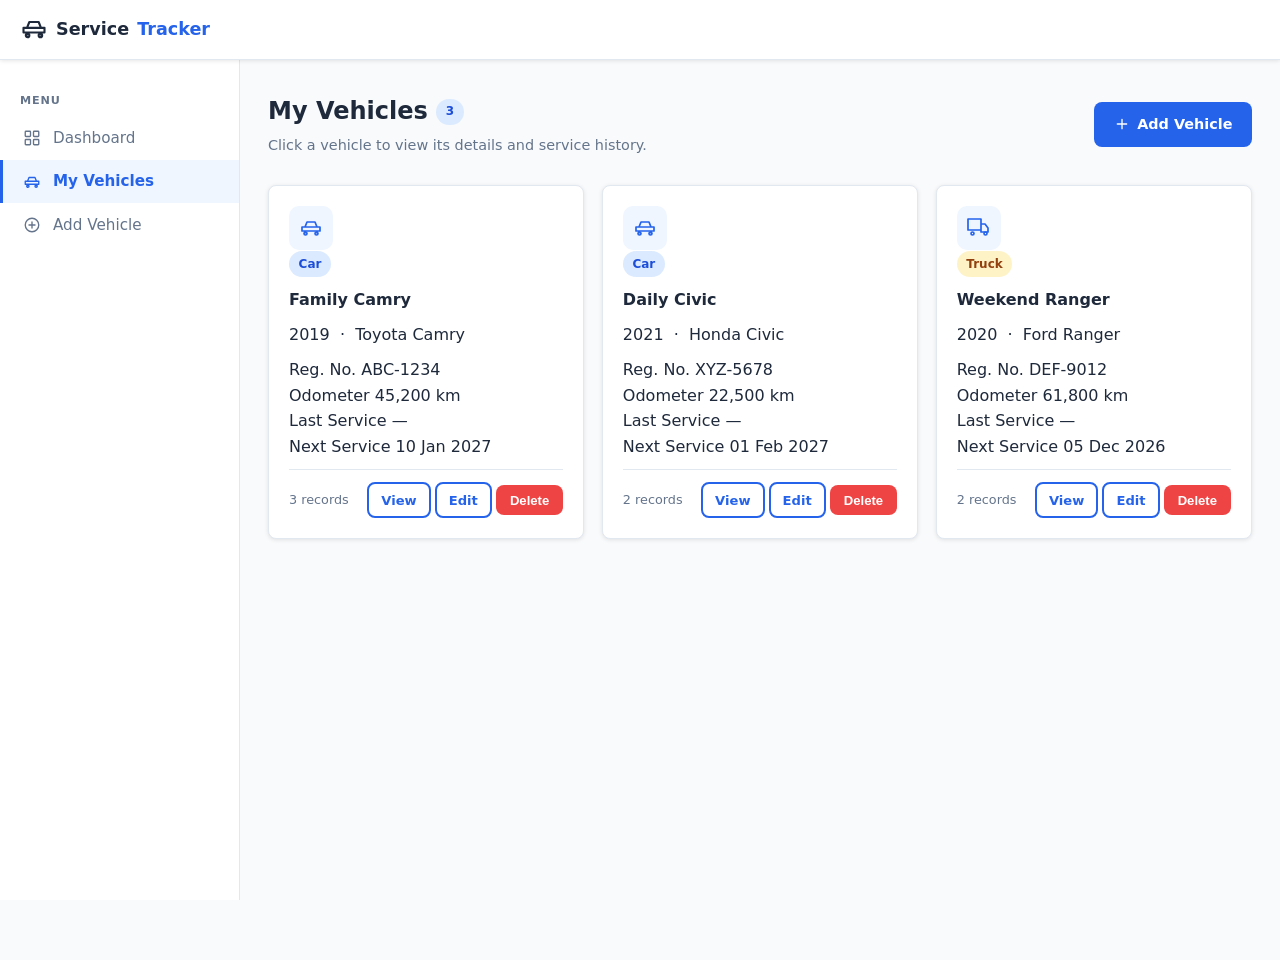
<file: vehicles.html>
<!DOCTYPE html>
<html lang="en">
<head>
  <meta charset="UTF-8" />
  <meta name="viewport" content="width=device-width, initial-scale=1.0" />
  <title>My Vehicles — Vehicle Service Tracker</title>
  <link rel="stylesheet" href="css/style.css" />
</head>
<body>

  <div class="overlay" id="overlay"></div>

  <!-- ══════════════════════════════════════════════════
       HEADER
  ══════════════════════════════════════════════════ -->
  <header class="header">
    <a class="header__logo" href="index.html">
      <svg xmlns="http://www.w3.org/2000/svg" fill="none" viewBox="0 0 24 24"
           stroke="currentColor" stroke-width="1.8">
        <path stroke-linecap="round" stroke-linejoin="round"
          d="M8 6h8l2 5H6L8 6zM3 11h18v4H3v-4zm3 4v2m12-2v2"/>
        <circle cx="6.5" cy="17.5" r="1.5"/>
        <circle cx="17.5" cy="17.5" r="1.5"/>
      </svg>
      Service<span>Tracker</span>
    </a>
    <button class="menu-toggle" id="menuToggle" aria-label="Toggle navigation">
      <svg xmlns="http://www.w3.org/2000/svg" fill="none" viewBox="0 0 24 24"
           stroke="currentColor" stroke-width="2">
        <path stroke-linecap="round" stroke-linejoin="round" d="M4 6h16M4 12h16M4 18h16"/>
      </svg>
    </button>
  </header>

  <!-- ══════════════════════════════════════════════════
       SIDEBAR
  ══════════════════════════════════════════════════ -->
  <nav class="sidebar" id="sidebar" aria-label="Main navigation">
    <p class="nav__label">Menu</p>

    <a class="nav__link" href="index.html">
      <svg xmlns="http://www.w3.org/2000/svg" fill="none" viewBox="0 0 24 24"
           stroke="currentColor" stroke-width="1.8">
        <rect x="3" y="3" width="7" height="7" rx="1"/>
        <rect x="14" y="3" width="7" height="7" rx="1"/>
        <rect x="3" y="14" width="7" height="7" rx="1"/>
        <rect x="14" y="14" width="7" height="7" rx="1"/>
      </svg>
      Dashboard
    </a>

    <a class="nav__link" href="vehicles.html">
      <svg xmlns="http://www.w3.org/2000/svg" fill="none" viewBox="0 0 24 24"
           stroke="currentColor" stroke-width="1.8">
        <path stroke-linecap="round" stroke-linejoin="round"
          d="M8 6h8l2 5H6L8 6zM3 11h18v4H3v-4zm3 4v2m12-2v2"/>
        <circle cx="6.5" cy="17.5" r="1.5"/>
        <circle cx="17.5" cy="17.5" r="1.5"/>
      </svg>
      My Vehicles
    </a>

    <a class="nav__link" href="add-vehicle.html">
      <svg xmlns="http://www.w3.org/2000/svg" fill="none" viewBox="0 0 24 24"
           stroke="currentColor" stroke-width="1.8">
        <circle cx="12" cy="12" r="9"/>
        <path stroke-linecap="round" d="M12 8v8M8 12h8"/>
      </svg>
      Add Vehicle
    </a>
  </nav>

  <!-- ══════════════════════════════════════════════════
       MAIN CONTENT
  ══════════════════════════════════════════════════ -->
  <main class="main">

    <div id="alertContainer"></div>

    <!-- Page header -->
    <div class="page-header">
      <div>
        <h1>
          My Vehicles
          <span class="badge badge-blue" id="vehicleCount" style="font-size:.75rem;vertical-align:middle;">0</span>
        </h1>
        <p>Click a vehicle to view its details and service history.</p>
      </div>
      <a href="add-vehicle.html" class="btn btn-primary">
        <svg xmlns="http://www.w3.org/2000/svg" fill="none" viewBox="0 0 24 24"
             stroke="currentColor" stroke-width="2">
          <path stroke-linecap="round" d="M12 5v14M5 12h14"/>
        </svg>
        Add Vehicle
      </a>
    </div>

    <!-- Vehicle grid (populated by vehicles.js) -->
    <div class="vehicle-grid" id="vehicleGrid">
      <!-- Cards injected here by vehicles.js -->
    </div>

    <!-- Empty state (hidden when there are vehicles) -->
    <div class="empty-state" id="emptyState" style="display:none;">
      <svg xmlns="http://www.w3.org/2000/svg" fill="none" viewBox="0 0 24 24"
           stroke="currentColor">
        <path stroke-linecap="round" stroke-linejoin="round" stroke-width="1.5"
          d="M8 6h8l2 5H6L8 6zM3 11h18v4H3v-4zm3 4v2m12-2v2"/>
        <circle cx="6.5" cy="17.5" r="1.5"/>
        <circle cx="17.5" cy="17.5" r="1.5"/>
      </svg>
      <h3>No vehicles yet</h3>
      <p>Add your first vehicle to start tracking its service history.</p>
      <a href="add-vehicle.html" class="btn btn-primary" style="margin-top:1rem;">
        Add Your First Vehicle
      </a>
    </div>

  </main>

  <!-- Scripts -->
  <script src="js/storage.js"></script>
  <script src="js/app.js"></script>
  <script src="js/vehicles.js"></script>

</body>
</html>
</file>
<file: css/style.css>
/* ============================================
   Vehicle Service Tracker - Main Stylesheet
   ============================================ */

/* --- CSS Reset & Base --- */
*, *::before, *::after {
  box-sizing: border-box;
  margin: 0;
  padding: 0;
}

:root {
  --primary:       #2563eb;
  --primary-dark:  #1d4ed8;
  --primary-light: #eff6ff;
  --accent:        #f59e0b;
  --danger:        #ef4444;
  --success:       #22c55e;
  --text:          #1e293b;
  --text-muted:    #64748b;
  --border:        #e2e8f0;
  --bg:            #f8fafc;
  --white:         #ffffff;
  --nav-width:     240px;
  --header-h:      60px;
  --radius:        8px;
  --shadow:        0 1px 4px rgba(0,0,0,.10);
  --shadow-md:     0 4px 12px rgba(0,0,0,.12);
}

html { font-size: 16px; }

body {
  font-family: 'Segoe UI', system-ui, -apple-system, sans-serif;
  background: var(--bg);
  color: var(--text);
  line-height: 1.6;
  min-height: 100vh;
}

a {
  color: var(--primary);
  text-decoration: none;
}

a:hover { text-decoration: underline; }

img { max-width: 100%; display: block; }

ul { list-style: none; }

/* ============================================
   LAYOUT: Header + Sidebar + Main
   ============================================ */

/* Top header bar */
.header {
  position: fixed;
  top: 0; left: 0; right: 0;
  height: var(--header-h);
  background: var(--white);
  border-bottom: 1px solid var(--border);
  display: flex;
  align-items: center;
  padding: 0 1.25rem;
  gap: 1rem;
  z-index: 100;
  box-shadow: var(--shadow);
}

.header__logo {
  display: flex;
  align-items: center;
  gap: .5rem;
  font-weight: 700;
  font-size: 1.1rem;
  color: var(--text);
  text-decoration: none;
}

.header__logo span { color: var(--primary); }

.header__logo svg {
  width: 28px;
  height: 28px;
  flex-shrink: 0;
}

/* Hamburger – visible on mobile only */
.menu-toggle {
  display: none;
  background: none;
  border: none;
  cursor: pointer;
  padding: .25rem;
  margin-left: auto;
  color: var(--text);
}

.menu-toggle svg { width: 24px; height: 24px; }

/* Sidebar nav */
.sidebar {
  position: fixed;
  top: var(--header-h);
  left: 0;
  bottom: 0;
  width: var(--nav-width);
  background: var(--white);
  border-right: 1px solid var(--border);
  overflow-y: auto;
  padding: 1rem 0;
  z-index: 90;
  transition: transform .25s ease;
}

.nav__label {
  font-size: .7rem;
  font-weight: 700;
  text-transform: uppercase;
  letter-spacing: .08em;
  color: var(--text-muted);
  padding: 1rem 1.25rem .4rem;
}

.nav__link {
  display: flex;
  align-items: center;
  gap: .75rem;
  padding: .6rem 1.25rem;
  color: var(--text-muted);
  font-size: .95rem;
  border-left: 3px solid transparent;
  transition: background .15s, color .15s, border-color .15s;
  text-decoration: none;
}

.nav__link svg { width: 18px; height: 18px; flex-shrink: 0; }

.nav__link:hover {
  background: var(--primary-light);
  color: var(--primary);
  text-decoration: none;
}

.nav__link.active {
  background: var(--primary-light);
  color: var(--primary);
  border-left-color: var(--primary);
  font-weight: 600;
}

/* Main content area */
.main {
  margin-top: var(--header-h);
  margin-left: var(--nav-width);
  padding: 2rem 1.75rem;
  min-height: calc(100vh - var(--header-h));
}

/* ============================================
   PAGE HEADER
   ============================================ */
.page-header {
  display: flex;
  align-items: center;
  justify-content: space-between;
  flex-wrap: wrap;
  gap: 1rem;
  margin-bottom: 1.75rem;
}

.page-header h1 {
  font-size: 1.5rem;
  font-weight: 700;
  color: var(--text);
}

.page-header p {
  color: var(--text-muted);
  font-size: .9rem;
  margin-top: .2rem;
}

/* ============================================
   BUTTONS
   ============================================ */
.btn {
  display: inline-flex;
  align-items: center;
  gap: .45rem;
  padding: .55rem 1.1rem;
  border-radius: var(--radius);
  font-size: .9rem;
  font-weight: 600;
  cursor: pointer;
  border: 2px solid transparent;
  transition: background .15s, border-color .15s, opacity .15s;
  text-decoration: none;
}

.btn svg { width: 16px; height: 16px; flex-shrink: 0; }

.btn:hover { text-decoration: none; opacity: .9; }

.btn-primary {
  background: var(--primary);
  color: var(--white);
}
.btn-primary:hover { background: var(--primary-dark); }

.btn-outline {
  background: var(--white);
  color: var(--primary);
  border-color: var(--primary);
}
.btn-outline:hover { background: var(--primary-light); }

.btn-danger {
  background: var(--danger);
  color: var(--white);
}

.btn-sm {
  padding: .35rem .75rem;
  font-size: .82rem;
}

/* ============================================
   CARDS
   ============================================ */
.card {
  background: var(--white);
  border: 1px solid var(--border);
  border-radius: var(--radius);
  box-shadow: var(--shadow);
  padding: 1.25rem;
}

.card__title {
  font-size: 1rem;
  font-weight: 700;
  margin-bottom: .75rem;
  color: var(--text);
}

/* ============================================
   STATS / SUMMARY GRID
   ============================================ */
.stats-grid {
  display: grid;
  grid-template-columns: repeat(auto-fit, minmax(170px, 1fr));
  gap: 1rem;
  margin-bottom: 1.75rem;
}

.stat-card {
  background: var(--white);
  border: 1px solid var(--border);
  border-radius: var(--radius);
  padding: 1.2rem 1.25rem;
  display: flex;
  flex-direction: column;
  gap: .35rem;
  box-shadow: var(--shadow);
}

.stat-card__icon {
  width: 38px;
  height: 38px;
  border-radius: 8px;
  display: flex;
  align-items: center;
  justify-content: center;
  margin-bottom: .35rem;
}

.stat-card__icon svg { width: 20px; height: 20px; }

.icon-blue   { background: #dbeafe; color: var(--primary); }
.icon-amber  { background: #fef3c7; color: var(--accent); }
.icon-green  { background: #dcfce7; color: var(--success); }
.icon-red    { background: #fee2e2; color: var(--danger); }

.stat-card__label {
  font-size: .8rem;
  color: var(--text-muted);
  font-weight: 500;
}

.stat-card__value {
  font-size: 1.75rem;
  font-weight: 800;
  color: var(--text);
  line-height: 1;
}

/* ============================================
   VEHICLE GRID (card layout)
   ============================================ */
.vehicle-grid {
  display: grid;
  grid-template-columns: repeat(auto-fill, minmax(260px, 1fr));
  gap: 1.1rem;
}

.vehicle-card {
  background: var(--white);
  border: 1px solid var(--border);
  border-radius: var(--radius);
  box-shadow: var(--shadow);
  padding: 1.25rem;
  display: flex;
  flex-direction: column;
  gap: .6rem;
  transition: box-shadow .2s, transform .2s;
  text-decoration: none;
  color: inherit;
}

.vehicle-card:hover {
  box-shadow: var(--shadow-md);
  transform: translateY(-2px);
  text-decoration: none;
}

.vehicle-card__icon {
  width: 44px;
  height: 44px;
  background: var(--primary-light);
  border-radius: 10px;
  display: flex;
  align-items: center;
  justify-content: center;
  color: var(--primary);
}

.vehicle-card__icon svg { width: 24px; height: 24px; }

.vehicle-card__name {
  font-weight: 700;
  font-size: 1rem;
  color: var(--text);
}

.vehicle-card__meta {
  font-size: .82rem;
  color: var(--text-muted);
}

.vehicle-card__footer {
  margin-top: auto;
  padding-top: .75rem;
  border-top: 1px solid var(--border);
  display: flex;
  align-items: center;
  justify-content: space-between;
  font-size: .8rem;
  color: var(--text-muted);
}

/* ============================================
   TABLES (service history)
   ============================================ */
.table-wrapper {
  overflow-x: auto;
  border-radius: var(--radius);
  border: 1px solid var(--border);
  box-shadow: var(--shadow);
}

table {
  width: 100%;
  border-collapse: collapse;
  background: var(--white);
  font-size: .9rem;
}

thead { background: var(--bg); }

th {
  text-align: left;
  padding: .75rem 1rem;
  font-size: .78rem;
  font-weight: 700;
  text-transform: uppercase;
  letter-spacing: .06em;
  color: var(--text-muted);
  border-bottom: 1px solid var(--border);
}

td {
  padding: .8rem 1rem;
  border-bottom: 1px solid var(--border);
  vertical-align: middle;
  color: var(--text);
}

tr:last-child td { border-bottom: none; }

tr:hover td { background: var(--bg); }

/* ============================================
   FORMS
   ============================================ */
.form-card {
  background: var(--white);
  border: 1px solid var(--border);
  border-radius: var(--radius);
  box-shadow: var(--shadow);
  padding: 1.75rem;
  max-width: 580px;
}

.form-group {
  display: flex;
  flex-direction: column;
  gap: .4rem;
  margin-bottom: 1.1rem;
}

.form-group label {
  font-size: .88rem;
  font-weight: 600;
  color: var(--text);
}

.form-group input,
.form-group select,
.form-group textarea {
  padding: .6rem .85rem;
  border: 1px solid var(--border);
  border-radius: var(--radius);
  font-size: .95rem;
  color: var(--text);
  background: var(--white);
  transition: border-color .15s, box-shadow .15s;
  font-family: inherit;
  width: 100%;
}

.form-group input:focus,
.form-group select:focus,
.form-group textarea:focus {
  outline: none;
  border-color: var(--primary);
  box-shadow: 0 0 0 3px rgba(37,99,235,.15);
}

.form-group textarea { resize: vertical; min-height: 90px; }

.form-hint {
  font-size: .78rem;
  color: var(--text-muted);
}

.form-actions {
  display: flex;
  gap: .75rem;
  flex-wrap: wrap;
  margin-top: 1.25rem;
}

/* ============================================
   BADGE / TAGS
   ============================================ */
.badge {
  display: inline-block;
  padding: .2rem .6rem;
  border-radius: 999px;
  font-size: .75rem;
  font-weight: 600;
}

.badge-blue   { background: #dbeafe; color: #1d4ed8; }
.badge-green  { background: #dcfce7; color: #15803d; }
.badge-amber  { background: #fef3c7; color: #92400e; }
.badge-red    { background: #fee2e2; color: #b91c1c; }

/* ============================================
   EMPTY STATE
   ============================================ */
.empty-state {
  text-align: center;
  padding: 3rem 1.5rem;
  color: var(--text-muted);
}

.empty-state svg {
  width: 56px;
  height: 56px;
  margin: 0 auto 1rem;
  opacity: .4;
}

.empty-state h3 {
  font-size: 1.05rem;
  font-weight: 600;
  color: var(--text);
  margin-bottom: .4rem;
}

.empty-state p { font-size: .9rem; }

/* ============================================
   ALERT / NOTICE
   ============================================ */
.alert {
  padding: .85rem 1.1rem;
  border-radius: var(--radius);
  font-size: .9rem;
  margin-bottom: 1rem;
  border-left: 4px solid transparent;
}

.alert-info    { background: #eff6ff; border-color: var(--primary);  color: #1e40af; }
.alert-success { background: #f0fdf4; border-color: var(--success);  color: #166534; }
.alert-warning { background: #fffbeb; border-color: var(--accent);   color: #92400e; }
.alert-danger  { background: #fef2f2; border-color: var(--danger);   color: #991b1b; }

/* ============================================
   VEHICLE DETAILS HERO
   ============================================ */
.vehicle-hero {
  background: var(--white);
  border: 1px solid var(--border);
  border-radius: var(--radius);
  box-shadow: var(--shadow);
  padding: 1.5rem;
  display: flex;
  align-items: flex-start;
  gap: 1.25rem;
  margin-bottom: 1.75rem;
  flex-wrap: wrap;
}

.vehicle-hero__icon {
  width: 64px;
  height: 64px;
  background: var(--primary-light);
  border-radius: 14px;
  display: flex;
  align-items: center;
  justify-content: center;
  color: var(--primary);
  flex-shrink: 0;
}

.vehicle-hero__icon svg { width: 34px; height: 34px; }

.vehicle-hero__info h2 {
  font-size: 1.35rem;
  font-weight: 800;
}

.vehicle-hero__info p {
  font-size: .9rem;
  color: var(--text-muted);
  margin-top: .15rem;
}

.vehicle-hero__meta {
  display: flex;
  flex-wrap: wrap;
  gap: .5rem;
  margin-top: .65rem;
}

.vehicle-hero__actions {
  margin-left: auto;
  display: flex;
  gap: .5rem;
  flex-wrap: wrap;
  align-items: flex-start;
}

/* ============================================
   SECTION DIVIDER
   ============================================ */
.section-title {
  font-size: 1rem;
  font-weight: 700;
  color: var(--text);
  margin-bottom: 1rem;
  padding-bottom: .5rem;
  border-bottom: 2px solid var(--border);
}

/* ============================================
   BREADCRUMB
   ============================================ */
.breadcrumb {
  display: flex;
  align-items: center;
  gap: .4rem;
  font-size: .85rem;
  color: var(--text-muted);
  margin-bottom: 1.25rem;
  flex-wrap: wrap;
}

.breadcrumb a { color: var(--primary); }
.breadcrumb span { color: var(--text-muted); }
.breadcrumb .sep { color: var(--border); }

/* ============================================
   OVERLAY (mobile sidebar backdrop)
   ============================================ */
.overlay {
  display: none;
  position: fixed;
  inset: 0;
  background: rgba(0,0,0,.35);
  z-index: 85;
}

.overlay.active { display: block; }

/* ============================================
   RESPONSIVE BREAKPOINTS
   ============================================ */

/* Tablet: ≤ 900px */
@media (max-width: 900px) {
  .sidebar {
    transform: translateX(-100%);
  }

  .sidebar.open {
    transform: translateX(0);
  }

  .main {
    margin-left: 0;
  }

  .menu-toggle {
    display: flex;
    align-items: center;
    justify-content: center;
  }

  .header__logo { margin-right: auto; }
}

/* Mobile: ≤ 600px */
@media (max-width: 600px) {
  .main {
    padding: 1.25rem 1rem;
  }

  .page-header h1 { font-size: 1.25rem; }

  .stats-grid {
    grid-template-columns: 1fr 1fr;
  }

  .vehicle-grid {
    grid-template-columns: 1fr;
  }

  .form-card {
    padding: 1.25rem;
  }

  .vehicle-hero {
    flex-direction: column;
  }

  .vehicle-hero__actions {
    margin-left: 0;
    width: 100%;
  }

  table { font-size: .82rem; }
  th, td { padding: .65rem .75rem; }
}

/* Very small: ≤ 380px */
@media (max-width: 380px) {
  .stats-grid {
    grid-template-columns: 1fr;
  }
}
</file>
